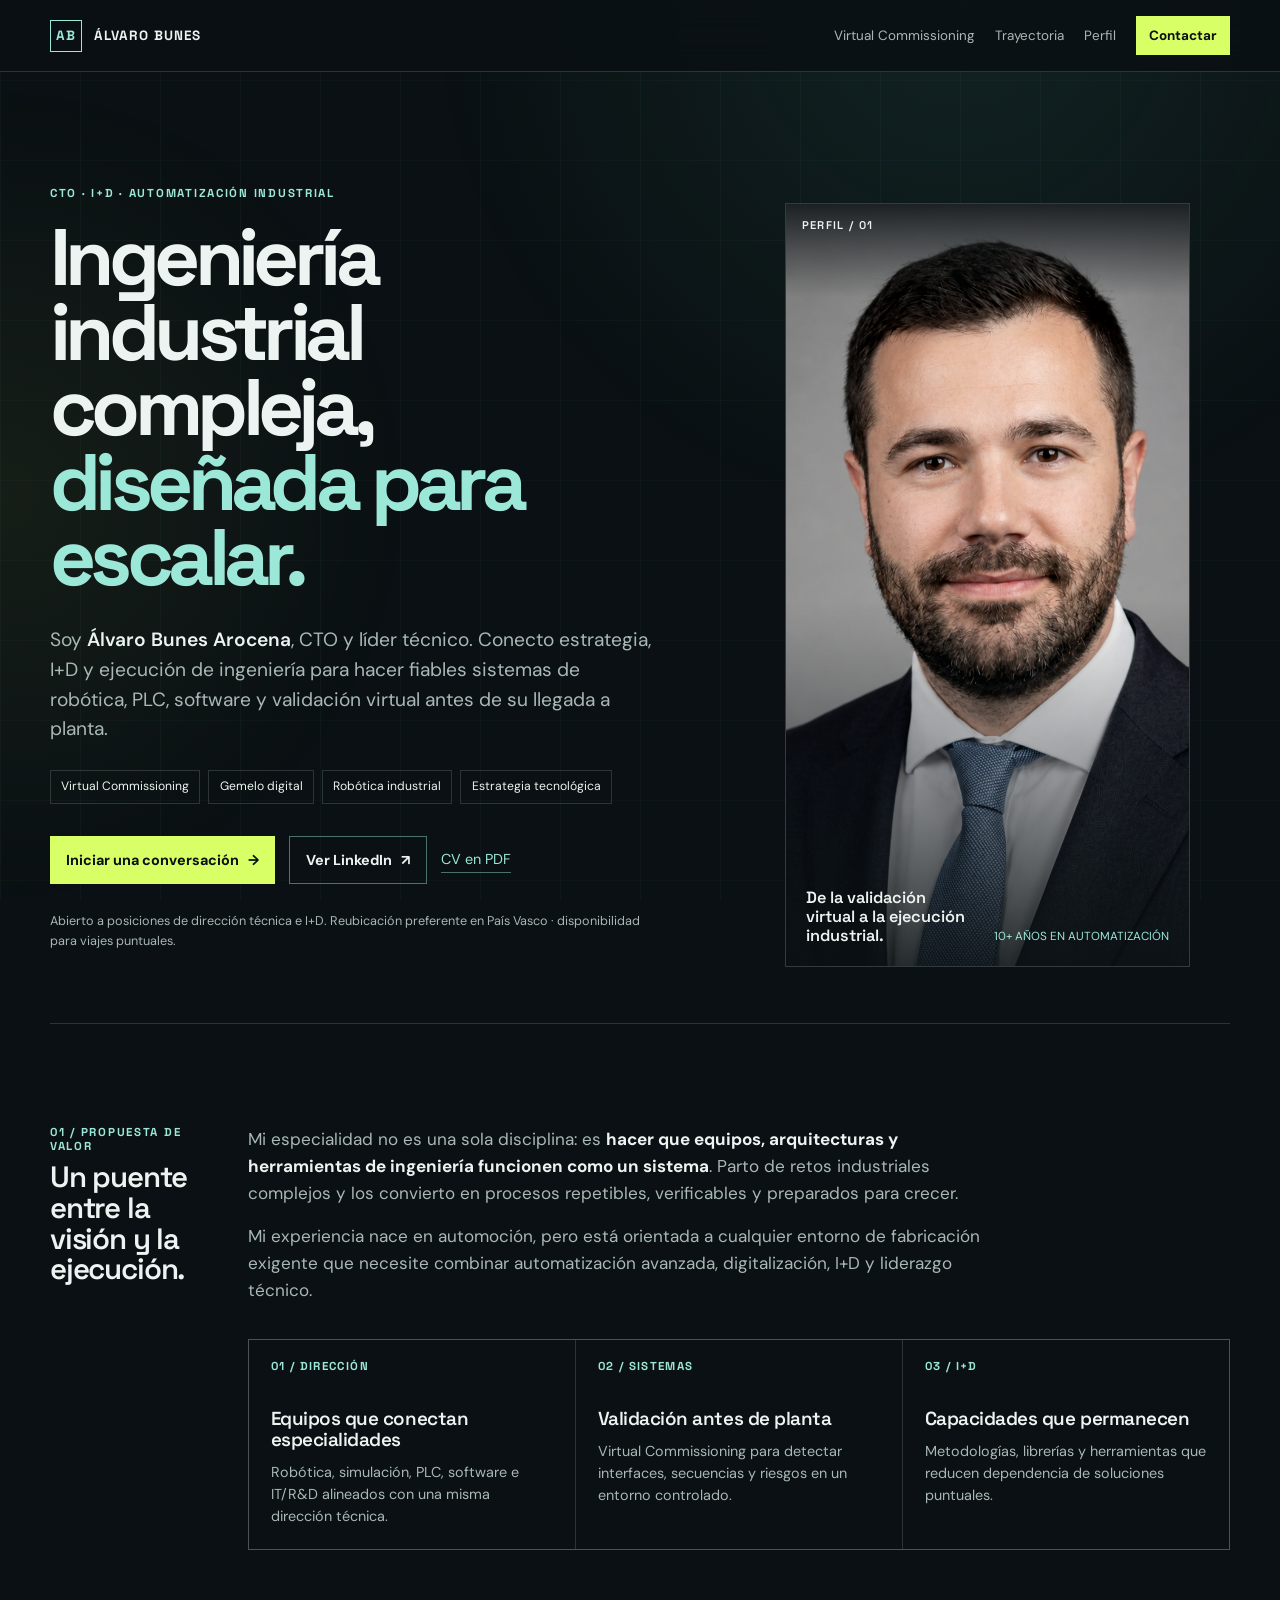
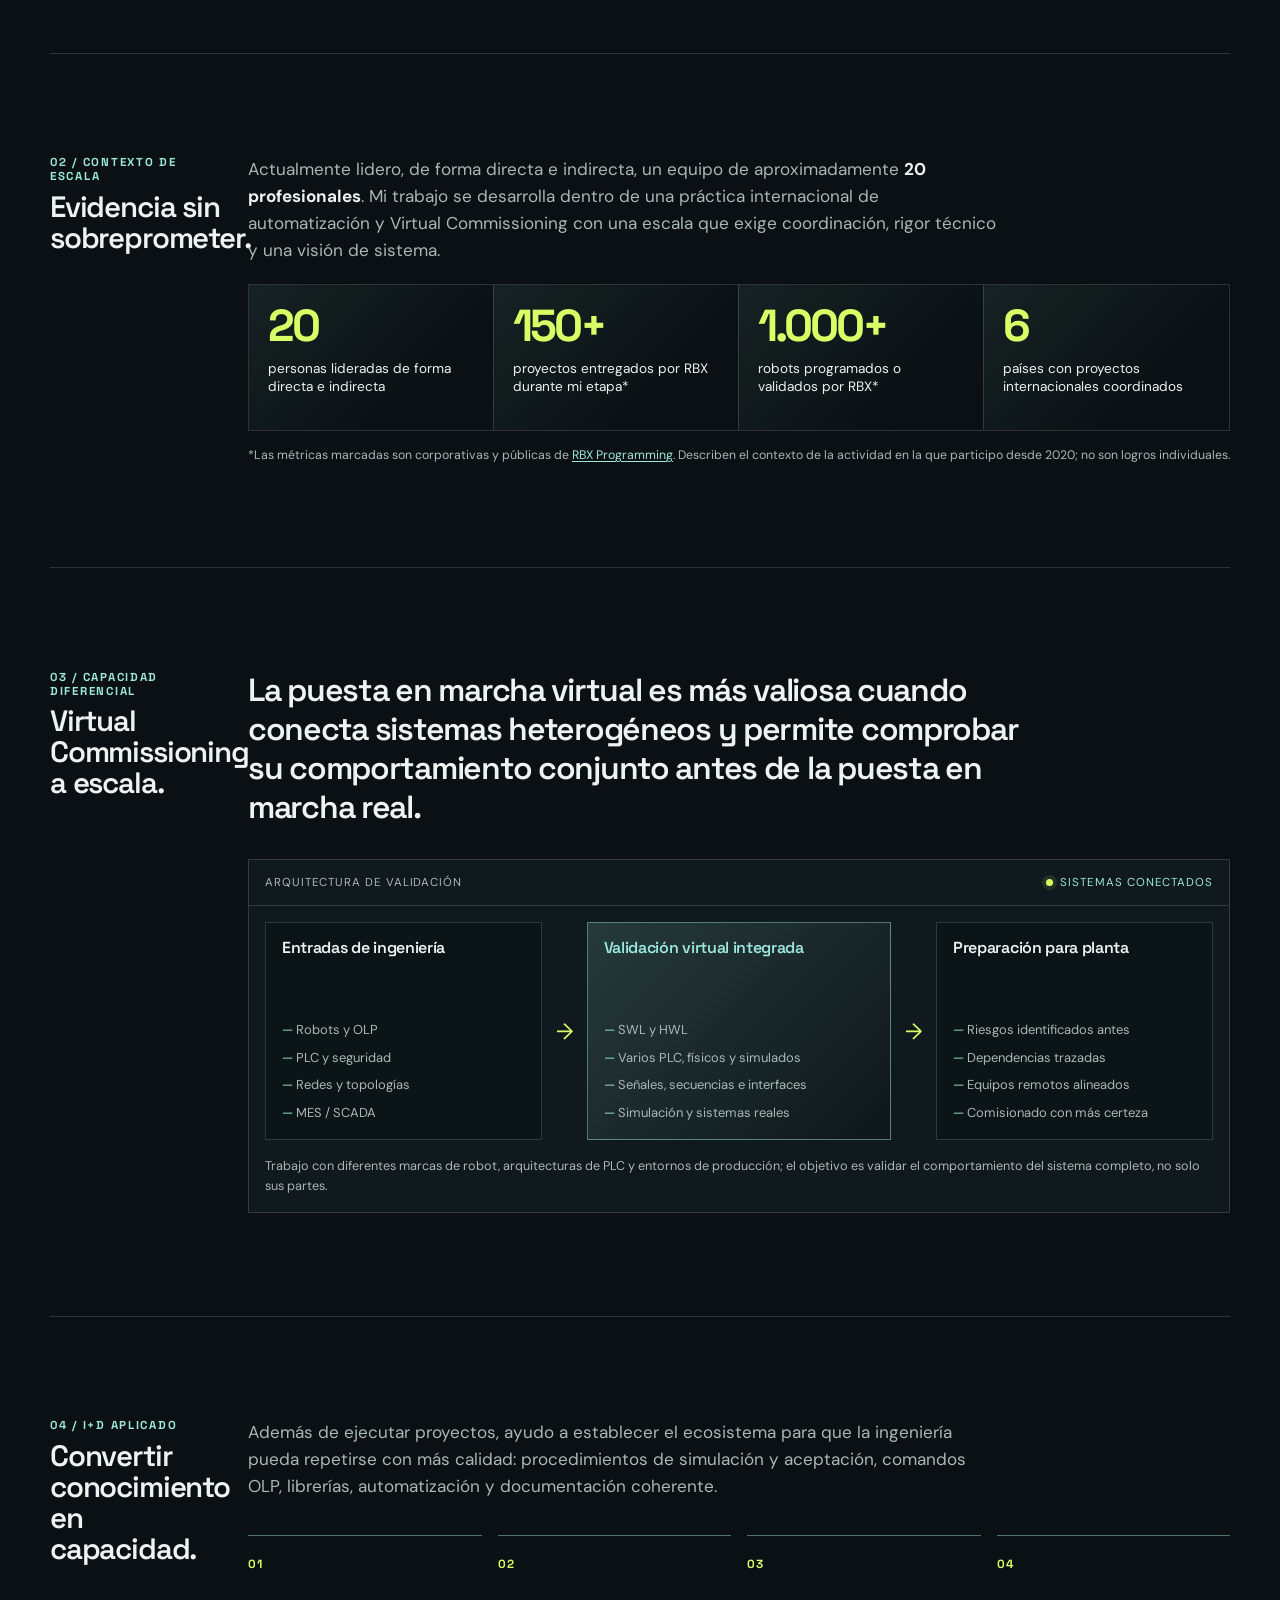
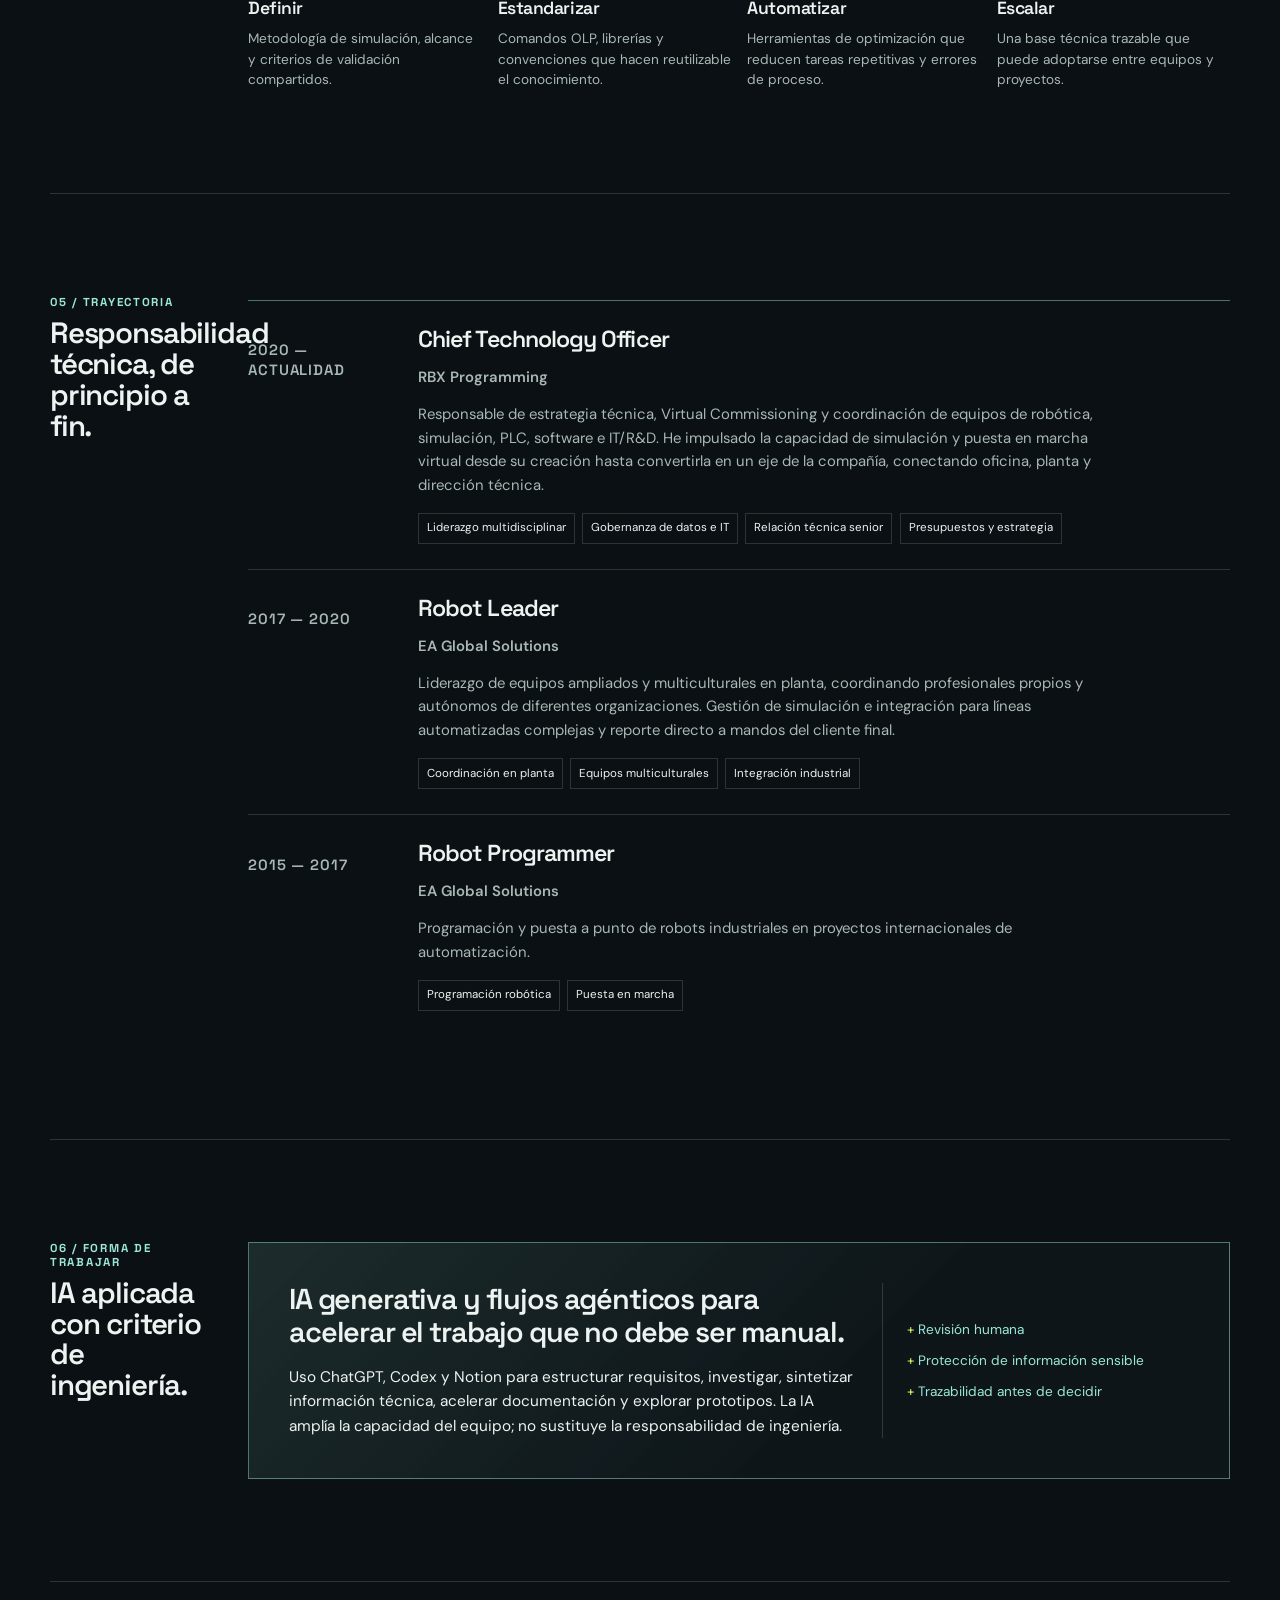
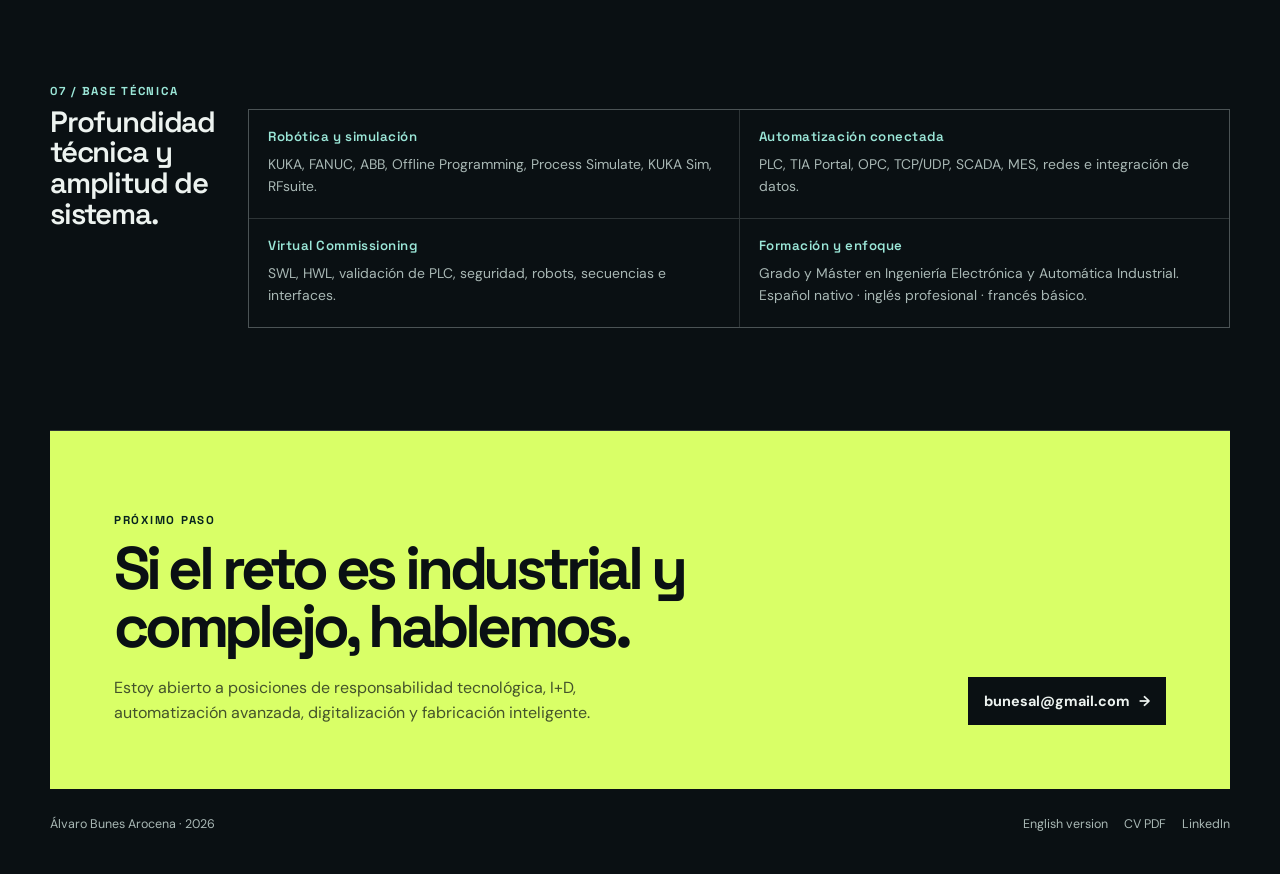
<file: index.html>
<!doctype html>
<html lang="es">
<head>
  <meta charset="utf-8">
  <meta name="viewport" content="width=device-width, initial-scale=1">
  <meta name="description" content="Álvaro Bunes Arocena. CTO y líder técnico especializado en I+D, Virtual Commissioning, automatización industrial y gemelo digital.">
  <meta name="robots" content="index, follow">
  <meta name="theme-color" content="#0a1013">
  <link rel="canonical" href="https://bunez.github.io/portfolio/">
  <link rel="alternate" hreflang="es" href="https://bunez.github.io/portfolio/">
  <link rel="alternate" hreflang="en" href="https://bunez.github.io/portfolio/en.html">
  <link rel="alternate" hreflang="x-default" href="https://bunez.github.io/portfolio/">
  <meta property="og:type" content="profile">
  <meta property="og:locale" content="es_ES">
  <meta property="og:title" content="Álvaro Bunes Arocena | CTO, I+D y automatización industrial">
  <meta property="og:description" content="Liderazgo técnico para automatización industrial, Virtual Commissioning, gemelo digital e I+D.">
  <meta property="og:url" content="https://bunez.github.io/portfolio/">
  <meta property="og:image" content="https://bunez.github.io/portfolio/fotobuena.png">
  <meta name="twitter:card" content="summary_large_image">
  <meta name="twitter:title" content="Álvaro Bunes Arocena | CTO, I+D y automatización industrial">
  <meta name="twitter:description" content="Liderazgo técnico para automatización industrial, Virtual Commissioning, gemelo digital e I+D.">
  <meta name="twitter:image" content="https://bunez.github.io/portfolio/fotobuena.png">
  <link rel="icon" href="favicon.svg" type="image/svg+xml">
  <title>Álvaro Bunes Arocena | CTO, I+D y automatización industrial</title>
  <link rel="preconnect" href="https://fonts.googleapis.com">
  <link rel="preconnect" href="https://fonts.gstatic.com" crossorigin>
  <link href="https://fonts.googleapis.com/css2?family=DM+Sans:opsz,wght@9..40,400;9..40,500;9..40,600;9..40,700&family=Space+Grotesk:wght@500;600;700&display=swap" rel="stylesheet">
  <link rel="stylesheet" href="style-v3.css">
  <script type="application/ld+json">
  {"@context":"https://schema.org","@type":"Person","name":"Álvaro Bunes Arocena","url":"https://bunez.github.io/portfolio/","image":"https://bunez.github.io/portfolio/fotobuena.png","jobTitle":"Chief Technology Officer","email":"mailto:bunesal@gmail.com","sameAs":["https://www.linkedin.com/in/alvarobunes/"],"knowsAbout":["Virtual Commissioning","Industrial automation","Digital twin","Industrial robotics","Research and development"]}
  </script>
</head>
<body>
  <a class="skip-link" href="#contenido">Saltar al contenido</a>
  <header class="site-header">
    <div class="nav-wrap">
      <a class="brand" href="#inicio" aria-label="Inicio"><span class="brand-mark">AB</span><span>ÁLVARO BUNES</span></a>
      <nav class="nav-links" aria-label="Navegación principal">
        <a href="#virtual">Virtual Commissioning</a>
        <a href="#trayectoria">Trayectoria</a>
        <a href="#perfil">Perfil</a>
        <a class="nav-contact" href="#contacto">Contactar</a>
      </nav>
    </div>
  </header>

  <main id="contenido" class="shell">
    <section id="inicio" class="masthead" aria-labelledby="hero-title">
      <div>
        <p class="eyebrow">CTO · I+D · AUTOMATIZACIÓN INDUSTRIAL</p>
        <h1 id="hero-title" class="hero-title">Ingeniería industrial compleja, <em>diseñada para escalar.</em></h1>
        <p class="hero-intro">Soy <strong>Álvaro Bunes Arocena</strong>, CTO y líder técnico. Conecto estrategia, I+D y ejecución de ingeniería para hacer fiables sistemas de robótica, PLC, software y validación virtual antes de su llegada a planta.</p>
        <div class="hero-tags" aria-label="Áreas de especialidad">
          <span class="tag">Virtual Commissioning</span>
          <span class="tag">Gemelo digital</span>
          <span class="tag">Robótica industrial</span>
          <span class="tag">Estrategia tecnológica</span>
        </div>
        <div class="action-row">
          <a class="button button-primary" href="mailto:bunesal@gmail.com?subject=Hablemos%20sobre%20una%20oportunidad">Iniciar una conversación <span aria-hidden="true">→</span></a>
          <a class="button button-secondary" href="https://www.linkedin.com/in/alvarobunes/" target="_blank" rel="noopener noreferrer">Ver LinkedIn <span aria-hidden="true">↗</span></a>
          <a class="text-link" href="Resume%20Alvaro%20Bunes.pdf" target="_blank" rel="noopener noreferrer">CV en PDF</a>
        </div>
        <p class="hero-note">Abierto a posiciones de dirección técnica e I+D. Reubicación preferente en País Vasco · disponibilidad para viajes puntuales.</p>
      </div>
      <figure class="portrait-frame">
        <span class="portrait-index">PERFIL / 01</span>
        <img src="fotobuena.png" alt="Retrato profesional de Álvaro Bunes Arocena">
        <figcaption class="portrait-caption"><strong>De la validación virtual a la ejecución industrial.</strong><span>10+ AÑOS EN AUTOMATIZACIÓN</span></figcaption>
      </figure>
    </section>

    <section id="perfil" class="section" aria-labelledby="perfil-title">
      <div class="section-heading"><p class="section-kicker">01 / Propuesta de valor</p><h2 id="perfil-title">Un puente entre la visión y la ejecución.</h2></div>
      <div>
        <div class="section-copy">
          <p>Mi especialidad no es una sola disciplina: es <strong>hacer que equipos, arquitecturas y herramientas de ingeniería funcionen como un sistema</strong>. Parto de retos industriales complejos y los convierto en procesos repetibles, verificables y preparados para crecer.</p>
          <p>Mi experiencia nace en automoción, pero está orientada a cualquier entorno de fabricación exigente que necesite combinar automatización avanzada, digitalización, I+D y liderazgo técnico.</p>
        </div>
        <div class="value-grid">
          <article class="value-card"><span>01 / DIRECCIÓN</span><h3>Equipos que conectan especialidades</h3><p>Robótica, simulación, PLC, software e IT/R&D alineados con una misma dirección técnica.</p></article>
          <article class="value-card"><span>02 / SISTEMAS</span><h3>Validación antes de planta</h3><p>Virtual Commissioning para detectar interfaces, secuencias y riesgos en un entorno controlado.</p></article>
          <article class="value-card"><span>03 / I+D</span><h3>Capacidades que permanecen</h3><p>Metodologías, librerías y herramientas que reducen dependencia de soluciones puntuales.</p></article>
        </div>
      </div>
    </section>

    <section id="impacto" class="section" aria-labelledby="impacto-title">
      <div class="section-heading"><p class="section-kicker">02 / Contexto de escala</p><h2 id="impacto-title">Evidencia sin sobreprometer.</h2></div>
      <div>
        <div class="section-copy"><p>Actualmente lidero, de forma directa e indirecta, un equipo de aproximadamente <strong>20 profesionales</strong>. Mi trabajo se desarrolla dentro de una práctica internacional de automatización y Virtual Commissioning con una escala que exige coordinación, rigor técnico y una visión de sistema.</p></div>
        <div class="evidence-band">
          <div class="stats" aria-label="Indicadores de experiencia y contexto corporativo">
            <div class="stat"><strong>20</strong><span>personas lideradas de forma directa e indirecta</span></div>
            <div class="stat"><strong>150+</strong><span>proyectos entregados por RBX durante mi etapa*</span></div>
            <div class="stat"><strong>1.000+</strong><span>robots programados o validados por RBX*</span></div>
            <div class="stat"><strong>6</strong><span>países con proyectos internacionales coordinados</span></div>
          </div>
          <p class="evidence-note">*Las métricas marcadas son corporativas y públicas de <a href="https://rbxprogramming.com/es/" target="_blank" rel="noopener noreferrer">RBX Programming</a>. Describen el contexto de la actividad en la que participo desde 2020; no son logros individuales.</p>
        </div>
      </div>
    </section>

    <section id="virtual" class="section" aria-labelledby="virtual-title">
      <div class="section-heading"><p class="section-kicker">03 / Capacidad diferencial</p><h2 id="virtual-title">Virtual Commissioning a escala.</h2></div>
      <div>
        <p class="vc-lead">La puesta en marcha virtual es más valiosa cuando conecta sistemas heterogéneos y permite comprobar su comportamiento conjunto antes de la puesta en marcha real.</p>
        <div class="diagram">
          <div class="diagram-head"><span>Arquitectura de validación</span><span class="diagram-live">sistemas conectados</span></div>
          <div class="diagram-flow">
            <section class="diagram-node"><h3>Entradas de ingeniería</h3><ul><li>Robots y OLP</li><li>PLC y seguridad</li><li>Redes y topologías</li><li>MES / SCADA</li></ul></section>
            <div class="arrow" aria-hidden="true">→</div>
            <section class="diagram-node diagram-core"><h3>Validación virtual integrada</h3><ul><li>SWL y HWL</li><li>Varios PLC, físicos y simulados</li><li>Señales, secuencias e interfaces</li><li>Simulación y sistemas reales</li></ul></section>
            <div class="arrow" aria-hidden="true">→</div>
            <section class="diagram-node"><h3>Preparación para planta</h3><ul><li>Riesgos identificados antes</li><li>Dependencias trazadas</li><li>Equipos remotos alineados</li><li>Comisionado con más certeza</li></ul></section>
          </div>
          <p class="diagram-caption">Trabajo con diferentes marcas de robot, arquitecturas de PLC y entornos de producción; el objetivo es validar el comportamiento del sistema completo, no solo sus partes.</p>
        </div>
      </div>
    </section>

    <section id="metodologia" class="section" aria-labelledby="metodologia-title">
      <div class="section-heading"><p class="section-kicker">04 / I+D aplicado</p><h2 id="metodologia-title">Convertir conocimiento en capacidad.</h2></div>
      <div>
        <div class="section-copy"><p>Además de ejecutar proyectos, ayudo a establecer el ecosistema para que la ingeniería pueda repetirse con más calidad: procedimientos de simulación y aceptación, comandos OLP, librerías, automatización y documentación coherente.</p></div>
        <div class="methods">
          <article class="method"><b>01</b><h3>Definir</h3><p>Metodología de simulación, alcance y criterios de validación compartidos.</p></article>
          <article class="method"><b>02</b><h3>Estandarizar</h3><p>Comandos OLP, librerías y convenciones que hacen reutilizable el conocimiento.</p></article>
          <article class="method"><b>03</b><h3>Automatizar</h3><p>Herramientas de optimización que reducen tareas repetitivas y errores de proceso.</p></article>
          <article class="method"><b>04</b><h3>Escalar</h3><p>Una base técnica trazable que puede adoptarse entre equipos y proyectos.</p></article>
        </div>
      </div>
    </section>

    <section id="trayectoria" class="section" aria-labelledby="trayectoria-title">
      <div class="section-heading"><p class="section-kicker">05 / Trayectoria</p><h2 id="trayectoria-title">Responsabilidad técnica, de principio a fin.</h2></div>
      <div class="experience-list">
        <article class="role">
          <p class="role-period">2020 — ACTUALIDAD</p>
          <div><h3>Chief Technology Officer</h3><p class="role-company">RBX Programming</p><p>Responsable de estrategia técnica, Virtual Commissioning y coordinación de equipos de robótica, simulación, PLC, software e IT/R&D. He impulsado la capacidad de simulación y puesta en marcha virtual desde su creación hasta convertirla en un eje de la compañía, conectando oficina, planta y dirección técnica.</p><div class="role-highlights"><span>Liderazgo multidisciplinar</span><span>Gobernanza de datos e IT</span><span>Relación técnica senior</span><span>Presupuestos y estrategia</span></div></div>
        </article>
        <article class="role">
          <p class="role-period">2017 — 2020</p>
          <div><h3>Robot Leader</h3><p class="role-company">EA Global Solutions</p><p>Liderazgo de equipos ampliados y multiculturales en planta, coordinando profesionales propios y autónomos de diferentes organizaciones. Gestión de simulación e integración para líneas automatizadas complejas y reporte directo a mandos del cliente final.</p><div class="role-highlights"><span>Coordinación en planta</span><span>Equipos multiculturales</span><span>Integración industrial</span></div></div>
        </article>
        <article class="role">
          <p class="role-period">2015 — 2017</p>
          <div><h3>Robot Programmer</h3><p class="role-company">EA Global Solutions</p><p>Programación y puesta a punto de robots industriales en proyectos internacionales de automatización.</p><div class="role-highlights"><span>Programación robótica</span><span>Puesta en marcha</span></div></div>
        </article>
      </div>
    </section>

    <section id="ia" class="section" aria-labelledby="ia-title">
      <div class="section-heading"><p class="section-kicker">06 / Forma de trabajar</p><h2 id="ia-title">IA aplicada con criterio de ingeniería.</h2></div>
      <div class="ai-panel">
        <div><h3>IA generativa y flujos agénticos para acelerar el trabajo que no debe ser manual.</h3><p>Uso ChatGPT, Codex y Notion para estructurar requisitos, investigar, sintetizar información técnica, acelerar documentación y explorar prototipos. La IA amplía la capacidad del equipo; no sustituye la responsabilidad de ingeniería.</p></div>
        <div class="ai-principles" aria-label="Principios de uso de IA"><span>Revisión humana</span><span>Protección de información sensible</span><span>Trazabilidad antes de decidir</span></div>
      </div>
    </section>

    <section id="especialidad" class="section" aria-labelledby="especialidad-title">
      <div class="section-heading"><p class="section-kicker">07 / Base técnica</p><h2 id="especialidad-title">Profundidad técnica y amplitud de sistema.</h2></div>
      <div>
        <div class="skill-groups">
          <article class="skill-group"><h3>Robótica y simulación</h3><p>KUKA, FANUC, ABB, Offline Programming, Process Simulate, KUKA Sim, RFsuite.</p></article>
          <article class="skill-group"><h3>Automatización conectada</h3><p>PLC, TIA Portal, OPC, TCP/UDP, SCADA, MES, redes e integración de datos.</p></article>
          <article class="skill-group"><h3>Virtual Commissioning</h3><p>SWL, HWL, validación de PLC, seguridad, robots, secuencias e interfaces.</p></article>
          <article class="skill-group"><h3>Formación y enfoque</h3><p>Grado y Máster en Ingeniería Electrónica y Automática Industrial. Español nativo · inglés profesional · francés básico.</p></article>
        </div>
      </div>
    </section>

    <section id="contacto" class="contact-panel" aria-labelledby="contacto-title">
      <div><p class="micro-label">Próximo paso</p><h2 id="contacto-title">Si el reto es industrial y complejo, hablemos.</h2><p>Estoy abierto a posiciones de responsabilidad tecnológica, I+D, automatización avanzada, digitalización y fabricación inteligente.</p></div>
      <a class="button" href="mailto:bunesal@gmail.com?subject=Hablemos%20sobre%20una%20oportunidad">bunesal@gmail.com <span aria-hidden="true">→</span></a>
    </section>

    <footer class="footer"><span>Álvaro Bunes Arocena · 2026</span><div class="footer-links"><a href="en.html" lang="en">English version</a><a href="Resume%20Alvaro%20Bunes.pdf" target="_blank" rel="noopener noreferrer">CV PDF</a><a href="https://www.linkedin.com/in/alvarobunes/" target="_blank" rel="noopener noreferrer">LinkedIn</a></div></footer>
  </main>
</body>
</html>
</file>
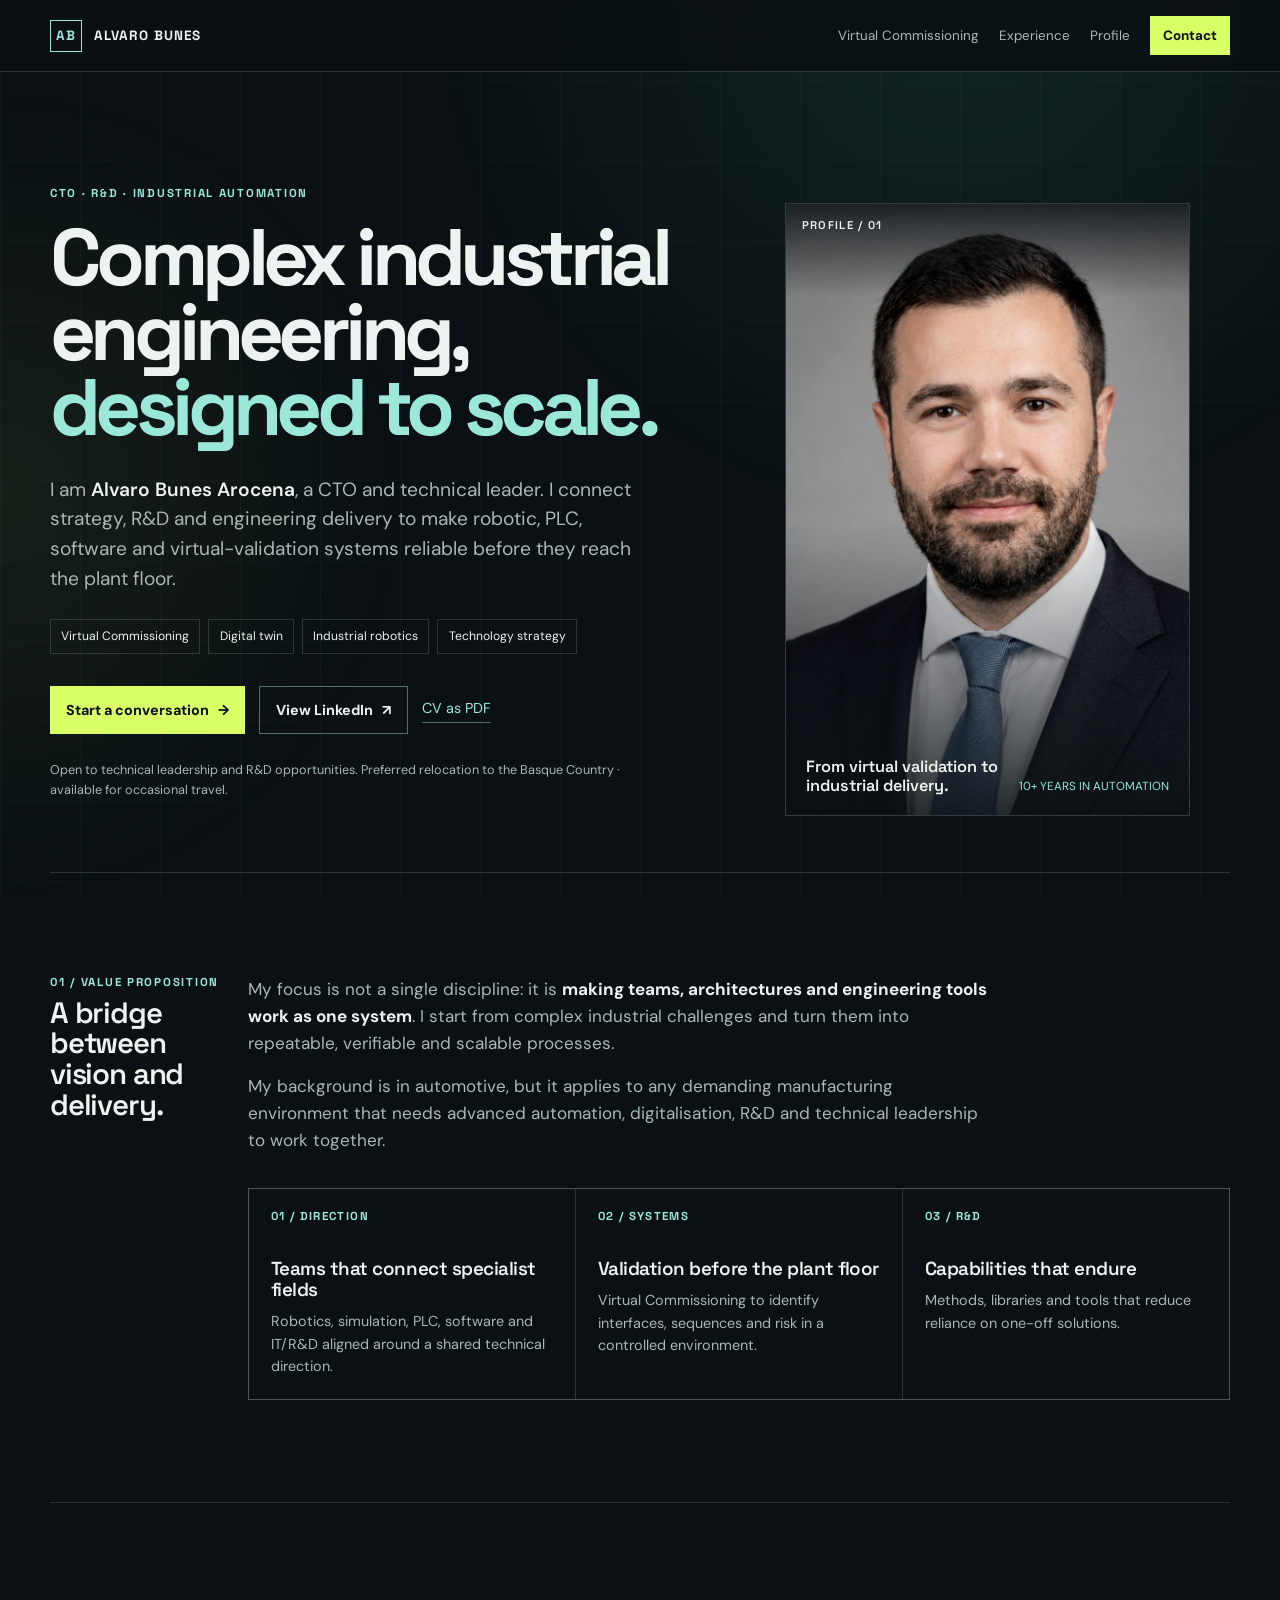
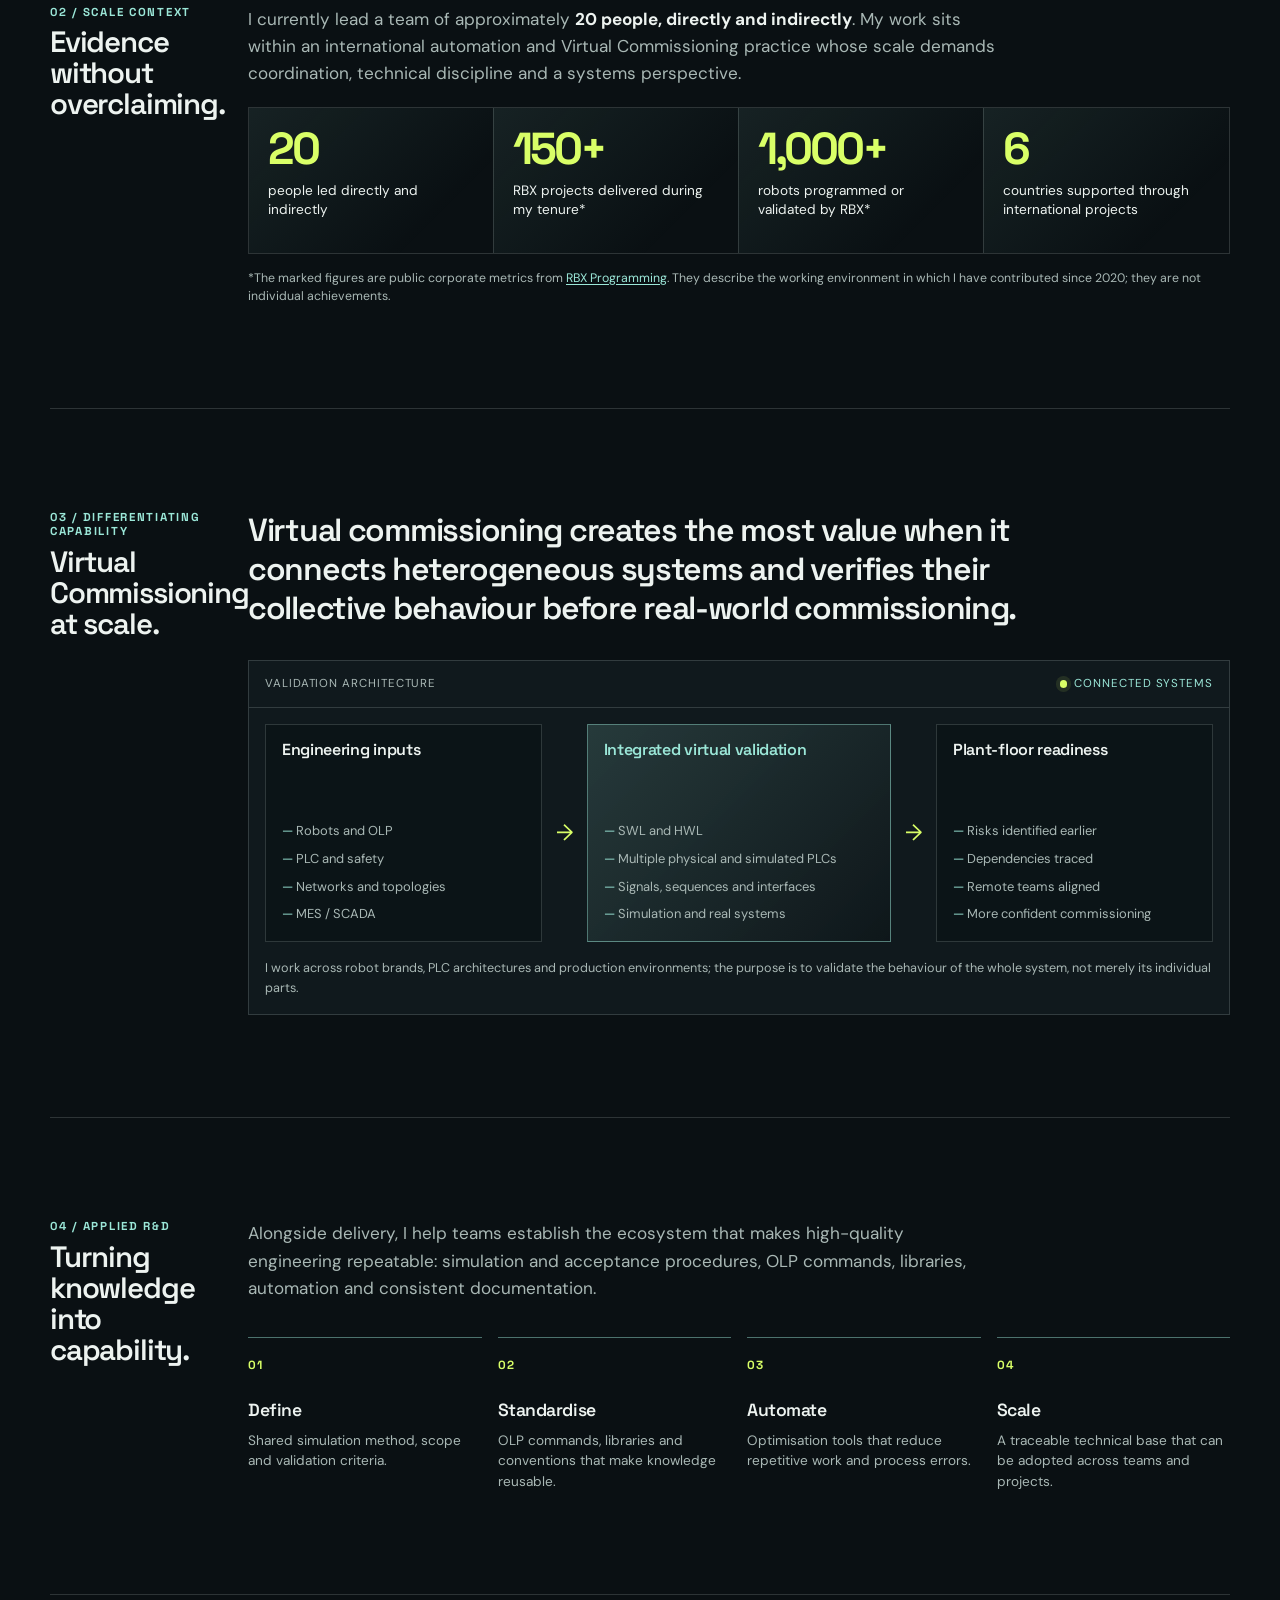
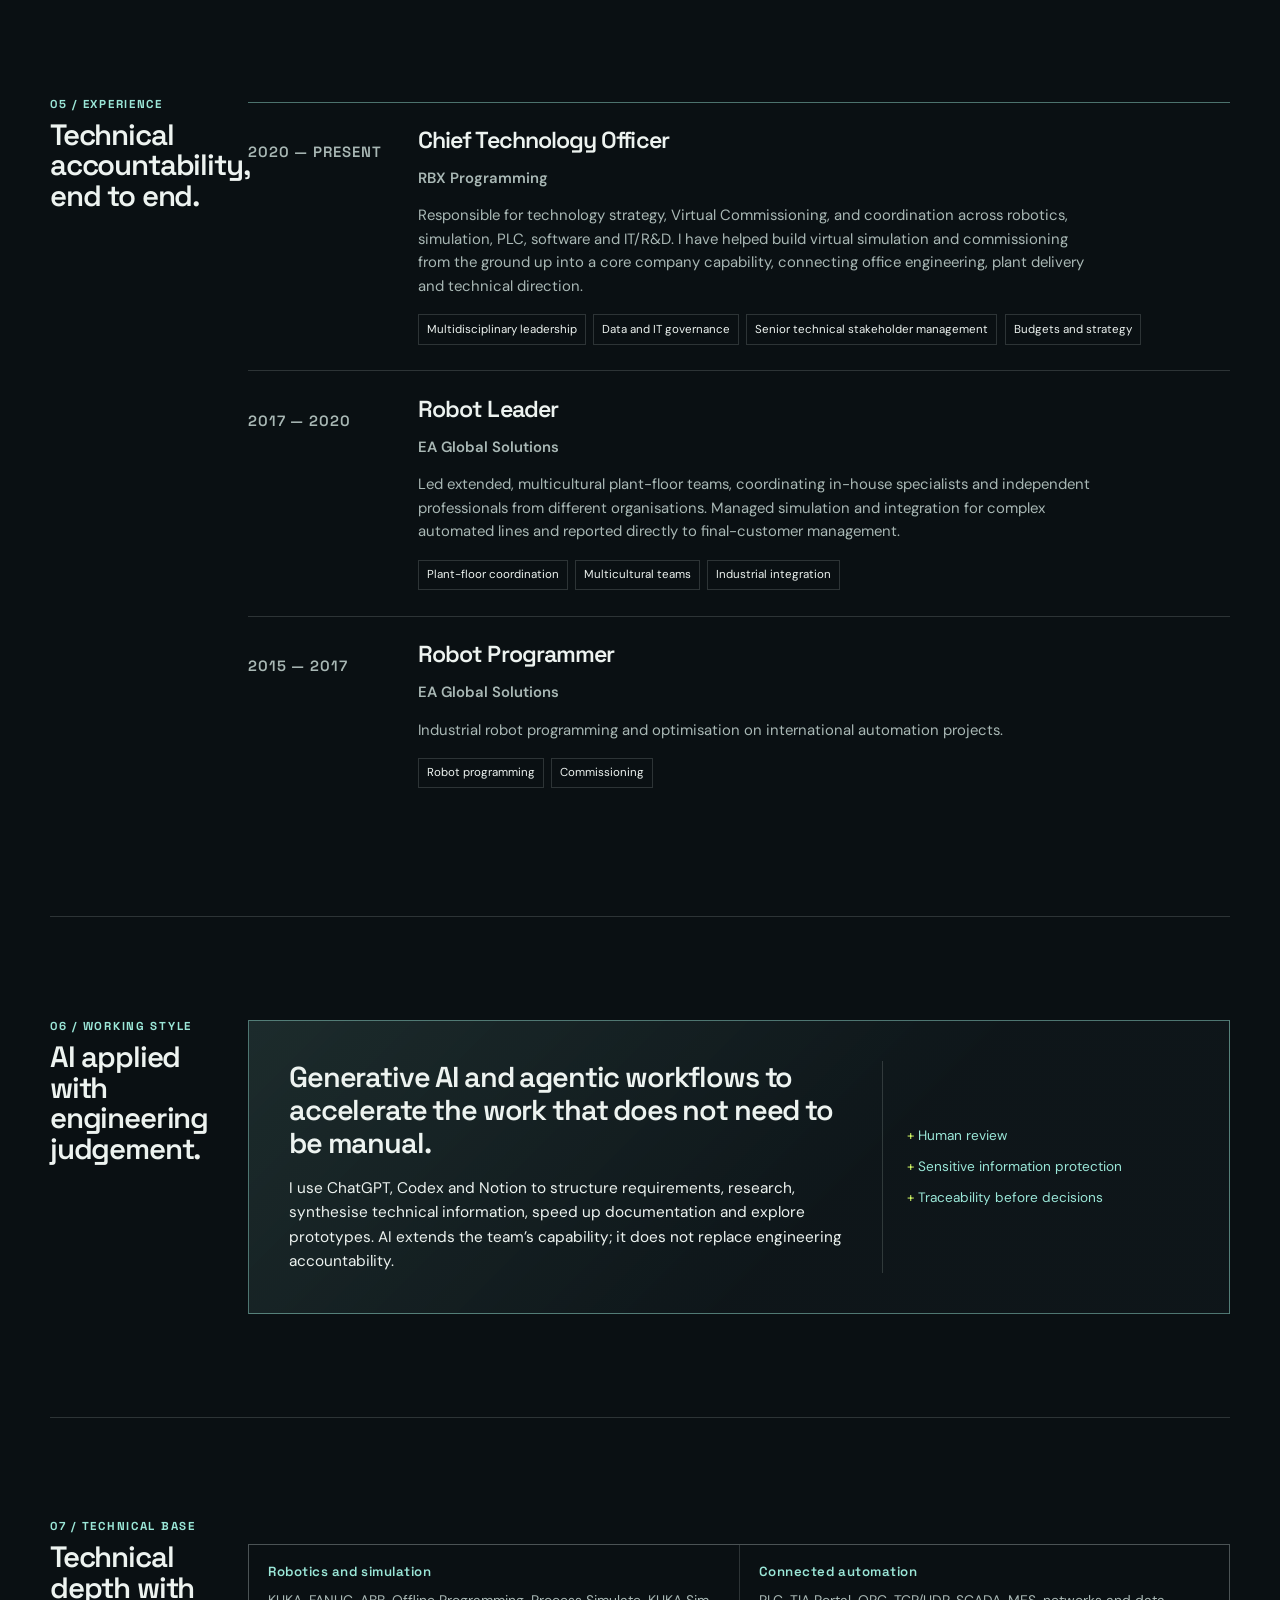
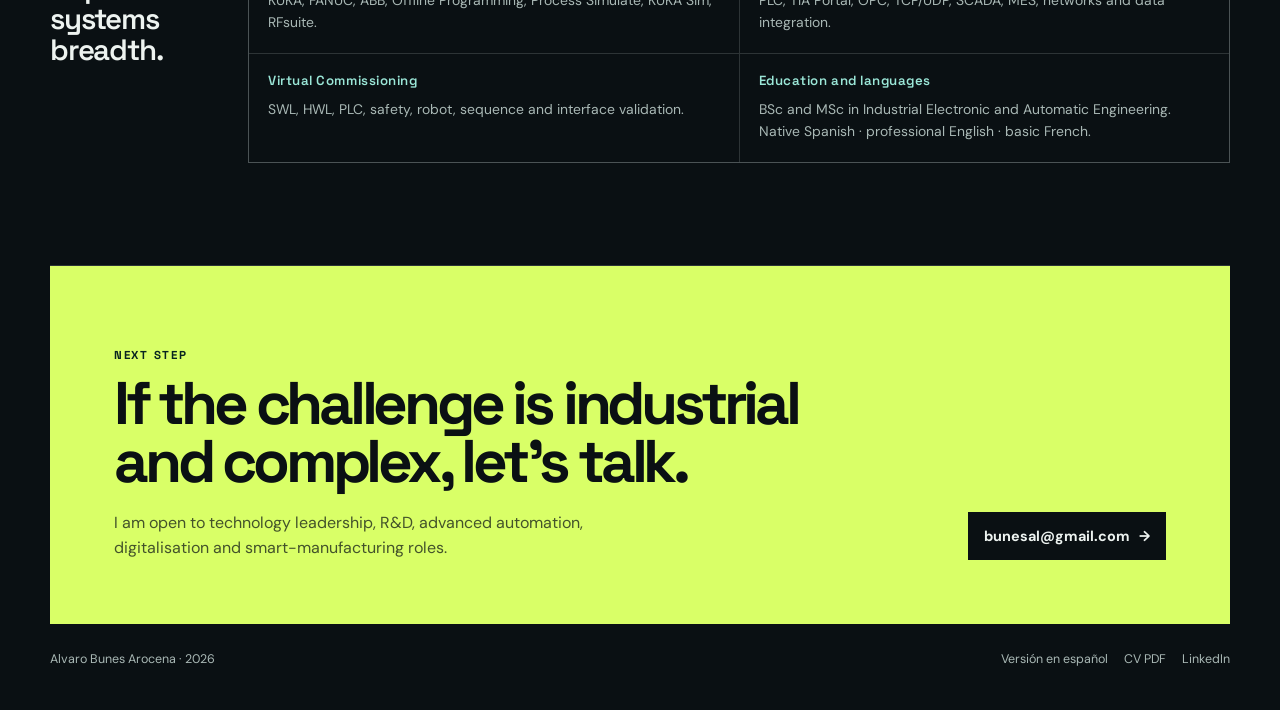
<file: en.html>
<!doctype html>
<html lang="en">
<head>
  <meta charset="utf-8">
  <meta name="viewport" content="width=device-width, initial-scale=1">
  <meta name="description" content="Alvaro Bunes Arocena. CTO and technical leader focused on R&D, Virtual Commissioning, industrial automation and digital twins.">
  <meta name="robots" content="index, follow">
  <meta name="theme-color" content="#0a1013">
  <link rel="canonical" href="https://bunez.github.io/portfolio/en.html">
  <link rel="alternate" hreflang="es" href="https://bunez.github.io/portfolio/">
  <link rel="alternate" hreflang="en" href="https://bunez.github.io/portfolio/en.html">
  <link rel="alternate" hreflang="x-default" href="https://bunez.github.io/portfolio/">
  <meta property="og:type" content="profile">
  <meta property="og:locale" content="en_GB">
  <meta property="og:title" content="Alvaro Bunes Arocena | CTO, R&D and industrial automation">
  <meta property="og:description" content="Technical leadership for industrial automation, Virtual Commissioning, digital twins and R&D.">
  <meta property="og:url" content="https://bunez.github.io/portfolio/en.html">
  <meta property="og:image" content="https://bunez.github.io/portfolio/fotobuena.png">
  <meta name="twitter:card" content="summary_large_image">
  <meta name="twitter:title" content="Alvaro Bunes Arocena | CTO, R&D and industrial automation">
  <meta name="twitter:description" content="Technical leadership for industrial automation, Virtual Commissioning, digital twins and R&D.">
  <meta name="twitter:image" content="https://bunez.github.io/portfolio/fotobuena.png">
  <link rel="icon" href="favicon.svg" type="image/svg+xml">
  <title>Alvaro Bunes Arocena | CTO, R&D and industrial automation</title>
  <link rel="preconnect" href="https://fonts.googleapis.com">
  <link rel="preconnect" href="https://fonts.gstatic.com" crossorigin>
  <link href="https://fonts.googleapis.com/css2?family=DM+Sans:opsz,wght@9..40,400;9..40,500;9..40,600;9..40,700&family=Space+Grotesk:wght@500;600;700&display=swap" rel="stylesheet">
  <link rel="stylesheet" href="style-v3.css">
  <script type="application/ld+json">
  {"@context":"https://schema.org","@type":"Person","name":"Alvaro Bunes Arocena","url":"https://bunez.github.io/portfolio/en.html","image":"https://bunez.github.io/portfolio/fotobuena.png","jobTitle":"Chief Technology Officer","email":"mailto:bunesal@gmail.com","sameAs":["https://www.linkedin.com/in/alvarobunes/"],"knowsAbout":["Virtual Commissioning","Industrial automation","Digital twin","Industrial robotics","Research and development"]}
  </script>
</head>
<body>
  <a class="skip-link" href="#content">Skip to content</a>
  <header class="site-header">
    <div class="nav-wrap">
      <a class="brand" href="#start" aria-label="Home"><span class="brand-mark">AB</span><span>ALVARO BUNES</span></a>
      <nav class="nav-links" aria-label="Main navigation">
        <a href="#virtual">Virtual Commissioning</a>
        <a href="#experience">Experience</a>
        <a href="#profile">Profile</a>
        <a class="nav-contact" href="#contact">Contact</a>
      </nav>
    </div>
  </header>

  <main id="content" class="shell">
    <section id="start" class="masthead" aria-labelledby="hero-title">
      <div>
        <p class="eyebrow">CTO · R&D · INDUSTRIAL AUTOMATION</p>
        <h1 id="hero-title" class="hero-title">Complex industrial engineering, <em>designed to scale.</em></h1>
        <p class="hero-intro">I am <strong>Alvaro Bunes Arocena</strong>, a CTO and technical leader. I connect strategy, R&D and engineering delivery to make robotic, PLC, software and virtual-validation systems reliable before they reach the plant floor.</p>
        <div class="hero-tags" aria-label="Specialist areas">
          <span class="tag">Virtual Commissioning</span>
          <span class="tag">Digital twin</span>
          <span class="tag">Industrial robotics</span>
          <span class="tag">Technology strategy</span>
        </div>
        <div class="action-row">
          <a class="button button-primary" href="mailto:bunesal@gmail.com?subject=Let's%20discuss%20an%20opportunity">Start a conversation <span aria-hidden="true">→</span></a>
          <a class="button button-secondary" href="https://www.linkedin.com/in/alvarobunes/" target="_blank" rel="noopener noreferrer">View LinkedIn <span aria-hidden="true">↗</span></a>
          <a class="text-link" href="Resume%20Alvaro%20Bunes.pdf" target="_blank" rel="noopener noreferrer">CV as PDF</a>
        </div>
        <p class="hero-note">Open to technical leadership and R&D opportunities. Preferred relocation to the Basque Country · available for occasional travel.</p>
      </div>
      <figure class="portrait-frame">
        <span class="portrait-index">PROFILE / 01</span>
        <img src="fotobuena.png" alt="Professional portrait of Alvaro Bunes Arocena">
        <figcaption class="portrait-caption"><strong>From virtual validation to industrial delivery.</strong><span>10+ YEARS IN AUTOMATION</span></figcaption>
      </figure>
    </section>

    <section id="profile" class="section" aria-labelledby="profile-title">
      <div class="section-heading"><p class="section-kicker">01 / Value proposition</p><h2 id="profile-title">A bridge between vision and delivery.</h2></div>
      <div>
        <div class="section-copy">
          <p>My focus is not a single discipline: it is <strong>making teams, architectures and engineering tools work as one system</strong>. I start from complex industrial challenges and turn them into repeatable, verifiable and scalable processes.</p>
          <p>My background is in automotive, but it applies to any demanding manufacturing environment that needs advanced automation, digitalisation, R&D and technical leadership to work together.</p>
        </div>
        <div class="value-grid">
          <article class="value-card"><span>01 / DIRECTION</span><h3>Teams that connect specialist fields</h3><p>Robotics, simulation, PLC, software and IT/R&D aligned around a shared technical direction.</p></article>
          <article class="value-card"><span>02 / SYSTEMS</span><h3>Validation before the plant floor</h3><p>Virtual Commissioning to identify interfaces, sequences and risk in a controlled environment.</p></article>
          <article class="value-card"><span>03 / R&D</span><h3>Capabilities that endure</h3><p>Methods, libraries and tools that reduce reliance on one-off solutions.</p></article>
        </div>
      </div>
    </section>

    <section id="impact" class="section" aria-labelledby="impact-title">
      <div class="section-heading"><p class="section-kicker">02 / Scale context</p><h2 id="impact-title">Evidence without overclaiming.</h2></div>
      <div>
        <div class="section-copy"><p>I currently lead a team of approximately <strong>20 people, directly and indirectly</strong>. My work sits within an international automation and Virtual Commissioning practice whose scale demands coordination, technical discipline and a systems perspective.</p></div>
        <div class="evidence-band">
          <div class="stats" aria-label="Experience and corporate context indicators">
            <div class="stat"><strong>20</strong><span>people led directly and indirectly</span></div>
            <div class="stat"><strong>150+</strong><span>RBX projects delivered during my tenure*</span></div>
            <div class="stat"><strong>1,000+</strong><span>robots programmed or validated by RBX*</span></div>
            <div class="stat"><strong>6</strong><span>countries supported through international projects</span></div>
          </div>
          <p class="evidence-note">*The marked figures are public corporate metrics from <a href="https://rbxprogramming.com/" target="_blank" rel="noopener noreferrer">RBX Programming</a>. They describe the working environment in which I have contributed since 2020; they are not individual achievements.</p>
        </div>
      </div>
    </section>

    <section id="virtual" class="section" aria-labelledby="virtual-title">
      <div class="section-heading"><p class="section-kicker">03 / Differentiating capability</p><h2 id="virtual-title">Virtual Commissioning at scale.</h2></div>
      <div>
        <p class="vc-lead">Virtual commissioning creates the most value when it connects heterogeneous systems and verifies their collective behaviour before real-world commissioning.</p>
        <div class="diagram">
          <div class="diagram-head"><span>Validation architecture</span><span class="diagram-live">connected systems</span></div>
          <div class="diagram-flow">
            <section class="diagram-node"><h3>Engineering inputs</h3><ul><li>Robots and OLP</li><li>PLC and safety</li><li>Networks and topologies</li><li>MES / SCADA</li></ul></section>
            <div class="arrow" aria-hidden="true">→</div>
            <section class="diagram-node diagram-core"><h3>Integrated virtual validation</h3><ul><li>SWL and HWL</li><li>Multiple physical and simulated PLCs</li><li>Signals, sequences and interfaces</li><li>Simulation and real systems</li></ul></section>
            <div class="arrow" aria-hidden="true">→</div>
            <section class="diagram-node"><h3>Plant-floor readiness</h3><ul><li>Risks identified earlier</li><li>Dependencies traced</li><li>Remote teams aligned</li><li>More confident commissioning</li></ul></section>
          </div>
          <p class="diagram-caption">I work across robot brands, PLC architectures and production environments; the purpose is to validate the behaviour of the whole system, not merely its individual parts.</p>
        </div>
      </div>
    </section>

    <section id="methods" class="section" aria-labelledby="methods-title">
      <div class="section-heading"><p class="section-kicker">04 / Applied R&D</p><h2 id="methods-title">Turning knowledge into capability.</h2></div>
      <div>
        <div class="section-copy"><p>Alongside delivery, I help teams establish the ecosystem that makes high-quality engineering repeatable: simulation and acceptance procedures, OLP commands, libraries, automation and consistent documentation.</p></div>
        <div class="methods">
          <article class="method"><b>01</b><h3>Define</h3><p>Shared simulation method, scope and validation criteria.</p></article>
          <article class="method"><b>02</b><h3>Standardise</h3><p>OLP commands, libraries and conventions that make knowledge reusable.</p></article>
          <article class="method"><b>03</b><h3>Automate</h3><p>Optimisation tools that reduce repetitive work and process errors.</p></article>
          <article class="method"><b>04</b><h3>Scale</h3><p>A traceable technical base that can be adopted across teams and projects.</p></article>
        </div>
      </div>
    </section>

    <section id="experience" class="section" aria-labelledby="experience-title">
      <div class="section-heading"><p class="section-kicker">05 / Experience</p><h2 id="experience-title">Technical accountability, end to end.</h2></div>
      <div class="experience-list">
        <article class="role">
          <p class="role-period">2020 — PRESENT</p>
          <div><h3>Chief Technology Officer</h3><p class="role-company">RBX Programming</p><p>Responsible for technology strategy, Virtual Commissioning, and coordination across robotics, simulation, PLC, software and IT/R&D. I have helped build virtual simulation and commissioning from the ground up into a core company capability, connecting office engineering, plant delivery and technical direction.</p><div class="role-highlights"><span>Multidisciplinary leadership</span><span>Data and IT governance</span><span>Senior technical stakeholder management</span><span>Budgets and strategy</span></div></div>
        </article>
        <article class="role">
          <p class="role-period">2017 — 2020</p>
          <div><h3>Robot Leader</h3><p class="role-company">EA Global Solutions</p><p>Led extended, multicultural plant-floor teams, coordinating in-house specialists and independent professionals from different organisations. Managed simulation and integration for complex automated lines and reported directly to final-customer management.</p><div class="role-highlights"><span>Plant-floor coordination</span><span>Multicultural teams</span><span>Industrial integration</span></div></div>
        </article>
        <article class="role">
          <p class="role-period">2015 — 2017</p>
          <div><h3>Robot Programmer</h3><p class="role-company">EA Global Solutions</p><p>Industrial robot programming and optimisation on international automation projects.</p><div class="role-highlights"><span>Robot programming</span><span>Commissioning</span></div></div>
        </article>
      </div>
    </section>

    <section id="ai" class="section" aria-labelledby="ai-title">
      <div class="section-heading"><p class="section-kicker">06 / Working style</p><h2 id="ai-title">AI applied with engineering judgement.</h2></div>
      <div class="ai-panel">
        <div><h3>Generative AI and agentic workflows to accelerate the work that does not need to be manual.</h3><p>I use ChatGPT, Codex and Notion to structure requirements, research, synthesise technical information, speed up documentation and explore prototypes. AI extends the team’s capability; it does not replace engineering accountability.</p></div>
        <div class="ai-principles" aria-label="Principles for using AI"><span>Human review</span><span>Sensitive information protection</span><span>Traceability before decisions</span></div>
      </div>
    </section>

    <section id="specialisms" class="section" aria-labelledby="specialisms-title">
      <div class="section-heading"><p class="section-kicker">07 / Technical base</p><h2 id="specialisms-title">Technical depth with systems breadth.</h2></div>
      <div>
        <div class="skill-groups">
          <article class="skill-group"><h3>Robotics and simulation</h3><p>KUKA, FANUC, ABB, Offline Programming, Process Simulate, KUKA Sim, RFsuite.</p></article>
          <article class="skill-group"><h3>Connected automation</h3><p>PLC, TIA Portal, OPC, TCP/UDP, SCADA, MES, networks and data integration.</p></article>
          <article class="skill-group"><h3>Virtual Commissioning</h3><p>SWL, HWL, PLC, safety, robot, sequence and interface validation.</p></article>
          <article class="skill-group"><h3>Education and languages</h3><p>BSc and MSc in Industrial Electronic and Automatic Engineering. Native Spanish · professional English · basic French.</p></article>
        </div>
      </div>
    </section>

    <section id="contact" class="contact-panel" aria-labelledby="contact-title">
      <div><p class="micro-label">Next step</p><h2 id="contact-title">If the challenge is industrial and complex, let’s talk.</h2><p>I am open to technology leadership, R&D, advanced automation, digitalisation and smart-manufacturing roles.</p></div>
      <a class="button" href="mailto:bunesal@gmail.com?subject=Let's%20discuss%20an%20opportunity">bunesal@gmail.com <span aria-hidden="true">→</span></a>
    </section>

    <footer class="footer"><span>Alvaro Bunes Arocena · 2026</span><div class="footer-links"><a href="index.html" lang="es">Versión en español</a><a href="Resume%20Alvaro%20Bunes.pdf" target="_blank" rel="noopener noreferrer">CV PDF</a><a href="https://www.linkedin.com/in/alvarobunes/" target="_blank" rel="noopener noreferrer">LinkedIn</a></div></footer>
  </main>
</body>
</html>
</file>
<file: style-v3.css>
:root {
  --ink: #0a1013;
  --panel: #10191d;
  --line: rgba(231, 241, 238, .16);
  --line-strong: rgba(155, 231, 216, .46);
  --paper: #edf3f0;
  --muted: #a9b8b5;
  --signal: #9be7d8;
  --signal-dark: #08241f;
  --lime: #d9ff67;
  --font-display: 'Space Grotesk', 'Arial Narrow', sans-serif;
  --font-body: 'DM Sans', Arial, sans-serif;
}
* { box-sizing: border-box; }
html { scroll-behavior: smooth; }
body { margin: 0; background: var(--ink); color: var(--paper); font-family: var(--font-body); font-size: 16px; line-height: 1.58; -webkit-font-smoothing: antialiased; }
body::before { position: fixed; z-index: -1; inset: 0; content: ''; background: linear-gradient(90deg, rgba(155,231,216,.035) 1px, transparent 1px) 0 0 / 80px 80px, linear-gradient(rgba(155,231,216,.025) 1px, transparent 1px) 0 0 / 80px 80px, radial-gradient(circle at 75% 0%, rgba(58,130,117,.17), transparent 33rem), radial-gradient(circle at 0% 55%, rgba(217,255,103,.06), transparent 26rem); pointer-events: none; }
::selection { background: var(--lime); color: var(--ink); }
a { color: inherit; text-decoration: none; }
a:focus-visible, button:focus-visible { outline: 3px solid var(--lime); outline-offset: 4px; }
img { display: block; max-width: 100%; }
h1, h2, h3, p { margin: 0; }
.skip-link { position: fixed; z-index: 30; top: .75rem; left: .75rem; padding: .7rem 1rem; background: var(--lime); color: var(--ink); font-weight: 700; transform: translateY(-200%); }
.skip-link:focus { transform: translateY(0); }
.site-header { position: sticky; z-index: 10; top: 0; backdrop-filter: blur(16px); background: rgba(10,16,19,.86); border-bottom: 1px solid var(--line); }
.nav-wrap, .shell { width: min(1180px, calc(100% - 3rem)); margin: 0 auto; }
.nav-wrap { min-height: 4.45rem; display: flex; align-items: center; justify-content: space-between; gap: 1.25rem; }
.brand { display: inline-flex; align-items: center; gap: .75rem; font: 700 .84rem/1 var(--font-display); letter-spacing: .08em; }
.brand-mark { display: grid; place-items: center; width: 2rem; height: 2rem; border: 1px solid var(--signal); color: var(--signal); }
.nav-links { display: flex; align-items: center; gap: 1.25rem; color: var(--muted); font-size: .84rem; }
.nav-links a:hover { color: var(--signal); }
.nav-contact { color: var(--ink) !important; background: var(--lime); padding: .55rem .8rem; font-weight: 700; }
.masthead { display: grid; grid-template-columns: minmax(0, 1.12fr) minmax(280px, .88fr); gap: clamp(2rem, 6vw, 6.5rem); align-items: stretch; padding: clamp(4.5rem, 9vw, 8.5rem) 0 4.5rem; border-bottom: 1px solid var(--line); }
.eyebrow, .section-kicker, .micro-label { color: var(--signal); font: 700 .72rem/1.2 var(--font-display); letter-spacing: .15em; text-transform: uppercase; }
.eyebrow { margin-bottom: 1.15rem; }
.hero-title { max-width: 760px; font: 700 clamp(3.05rem, 6.25vw, 6.2rem)/.94 var(--font-display); letter-spacing: -.07em; }
.hero-title em { color: var(--signal); font-style: normal; }
.hero-intro { max-width: 610px; margin-top: 1.85rem; color: var(--muted); font-size: clamp(1.07rem, 1.5vw, 1.25rem); line-height: 1.55; }
.hero-intro strong { color: var(--paper); font-weight: 600; }
.hero-tags { display: flex; flex-wrap: wrap; gap: .5rem; margin-top: 1.6rem; }
.tag { padding: .42rem .64rem; border: 1px solid var(--line); color: var(--paper); font-size: .76rem; }
.action-row { display: flex; flex-wrap: wrap; align-items: center; gap: .9rem; margin-top: 2rem; }
.button { display: inline-flex; align-items: center; justify-content: center; gap: .55rem; min-height: 3rem; padding: .72rem 1rem; font-weight: 700; font-size: .9rem; transition: transform .2s ease, background .2s ease, border-color .2s ease; }
.button:hover { transform: translateY(-2px); }
.button-primary { color: var(--ink); background: var(--lime); }
.button-primary:hover { background: #e2ff8d; }
.button-secondary { border: 1px solid var(--line-strong); color: var(--paper); }
.button-secondary:hover { background: rgba(155,231,216,.12); }
.text-link { color: var(--signal); font-size: .9rem; border-bottom: 1px solid rgba(155,231,216,.45); padding-bottom: .12rem; }
.text-link:hover { color: var(--lime); border-color: var(--lime); }
.hero-note { margin-top: 1.65rem; color: var(--muted); font-size: .79rem; }
.portrait-frame { position: relative; min-height: 100%; display: flex; align-items: flex-end; border: 1px solid var(--line); background: var(--panel); overflow: hidden; }
.portrait-frame::before { position: absolute; z-index: 1; top: 0; right: 0; left: 0; height: 5.8rem; content: ''; background: linear-gradient(180deg, rgba(10,16,19,.85), transparent); }
.portrait-frame::after { position: absolute; inset: auto 0 0 0; height: 48%; content: ''; background: linear-gradient(0deg, rgba(10,16,19,.88), transparent); }
.portrait-frame img { width: 100%; height: 100%; min-height: 440px; object-fit: cover; object-position: center top; filter: saturate(.86) contrast(1.05); }
.portrait-index { position: absolute; z-index: 2; top: 1rem; left: 1rem; color: var(--paper); font: 600 .7rem/1 var(--font-display); letter-spacing: .12em; }
.portrait-caption { position: absolute; z-index: 2; right: 1.25rem; bottom: 1.25rem; left: 1.25rem; display: grid; grid-template-columns: 1fr auto; gap: 1rem; align-items: end; }
.portrait-caption strong { display: block; max-width: 220px; font: 600 1.02rem/1.18 var(--font-display); }
.portrait-caption span { color: var(--signal); font-size: .73rem; text-align: right; }
.section { display: grid; grid-template-columns: 170px minmax(0, 1fr); gap: 1.75rem; padding: clamp(3.8rem, 8vw, 6.4rem) 0; border-bottom: 1px solid var(--line); }
.section-heading h2 { margin-top: .5rem; font: 600 clamp(1.5rem, 2.3vw, 2rem)/1.05 var(--font-display); letter-spacing: -.04em; }
.section-copy { max-width: 750px; color: var(--muted); font-size: 1.07rem; }
.section-copy strong { color: var(--paper); }
.section-copy p + p { margin-top: 1rem; }
.value-grid { display: grid; grid-template-columns: repeat(3, 1fr); gap: 1px; margin-top: 2.15rem; background: var(--line); border: 1px solid var(--line); }
.value-card { min-height: 184px; padding: 1.35rem; background: var(--ink); }
.value-card span { display: block; color: var(--signal); font: 700 .72rem/1 var(--font-display); letter-spacing: .12em; }
.value-card h3 { margin-top: 2.2rem; font: 600 1.18rem/1.12 var(--font-display); letter-spacing: -.025em; }
.value-card p { margin-top: .65rem; color: var(--muted); font-size: .9rem; line-height: 1.55; }
.evidence-band { padding: 1.25rem 0 0; }
.stats { display: grid; grid-template-columns: repeat(4, 1fr); border: 1px solid var(--line); }
.stat { min-height: 145px; padding: 1.2rem; border-right: 1px solid var(--line); background: linear-gradient(135deg, rgba(155,231,216,.085), transparent 78%); }
.stat:last-child { border-right: 0; }
.stat strong { display: block; color: var(--lime); font: 700 clamp(2rem, 3.5vw, 3.2rem)/1 var(--font-display); letter-spacing: -.07em; }
.stat span { display: block; margin-top: .65rem; color: var(--paper); font-size: .85rem; line-height: 1.35; }
.evidence-note { margin-top: 1rem; color: var(--muted); font-size: .77rem; line-height: 1.45; }
.evidence-note a { color: var(--signal); text-decoration: underline; text-underline-offset: 2px; }
.vc-lead { max-width: 800px; color: var(--paper); font: 600 clamp(1.35rem, 2.7vw, 2rem)/1.22 var(--font-display); letter-spacing: -.04em; }
.diagram { margin-top: 2rem; border: 1px solid var(--line); background: var(--panel); }
.diagram-head { display: flex; align-items: center; justify-content: space-between; gap: 1rem; padding: .85rem 1rem; border-bottom: 1px solid var(--line); color: var(--muted); font-size: .72rem; letter-spacing: .08em; text-transform: uppercase; }
.diagram-live { display: inline-flex; align-items: center; gap: .45rem; color: var(--signal); }
.diagram-live::before { width: .45rem; height: .45rem; border-radius: 50%; content: ''; background: var(--lime); box-shadow: 0 0 0 4px rgba(217,255,103,.1); }
.diagram-flow { display: grid; grid-template-columns: 1fr auto 1.1fr auto 1fr; gap: .7rem; align-items: stretch; padding: 1rem; }
.diagram-node { display: flex; flex-direction: column; justify-content: space-between; min-height: 218px; padding: 1rem; border: 1px solid var(--line); background: rgba(8,16,19,.56); }
.diagram-node h3 { font: 600 1rem/1.15 var(--font-display); letter-spacing: -.02em; }
.diagram-node ul { margin: 1rem 0 0; padding: 0; list-style: none; color: var(--muted); font-size: .81rem; }
.diagram-node li + li { margin-top: .45rem; }
.diagram-node li::before { color: var(--signal); content: '— '; }
.diagram-core { border-color: var(--line-strong); background: linear-gradient(135deg, rgba(155,231,216,.16), rgba(10,16,19,.3)); }
.diagram-core h3 { color: var(--signal); }
.arrow { display: grid; place-items: center; min-width: 1.4rem; color: var(--lime); font-size: 1.4rem; }
.diagram-caption { padding: 0 1rem 1rem; color: var(--muted); font-size: .79rem; }
.methods { display: grid; grid-template-columns: repeat(4, 1fr); gap: 1rem; margin-top: 2.2rem; }
.method { padding-top: .85rem; border-top: 1px solid var(--line-strong); }
.method b { color: var(--lime); font: 700 .74rem/1 var(--font-display); letter-spacing: .1em; }
.method h3 { margin-top: 1.5rem; font: 600 1.1rem/1.12 var(--font-display); letter-spacing: -.025em; }
.method p { margin-top: .65rem; color: var(--muted); font-size: .85rem; line-height: 1.5; }
.experience-list { display: grid; gap: 0; margin-top: .25rem; }
.role { display: grid; grid-template-columns: 150px minmax(0, 1fr); gap: 1.25rem; padding: 1.6rem 0; border-top: 1px solid var(--line); }
.role:first-child { border-top-color: var(--line-strong); }
.role-period { color: var(--signal); font: 600 .79rem/1.3 var(--font-display); letter-spacing: .06em; }
.role h3 { font: 600 1.45rem/1.1 var(--font-display); letter-spacing: -.04em; }
.role-company { margin-top: .3rem; color: var(--signal); font-size: .92rem; font-weight: 600; }
.role p { max-width: 680px; margin-top: .85rem; color: var(--muted); font-size: .93rem; }
.role-highlights { display: flex; flex-wrap: wrap; gap: .45rem; margin-top: 1rem; }
.role-highlights span { padding: .32rem .5rem; border: 1px solid var(--line); color: var(--paper); font-size: .72rem; }
.ai-panel { display: grid; grid-template-columns: 1.3fr .7fr; gap: 1.5rem; padding: clamp(1.5rem, 4vw, 2.5rem); border: 1px solid var(--line-strong); background: linear-gradient(135deg, rgba(155,231,216,.13), rgba(16,25,29,.7) 60%); }
.ai-panel h3 { font: 600 clamp(1.3rem, 2.4vw, 1.8rem)/1.15 var(--font-display); letter-spacing: -.04em; }
.ai-panel p { margin-top: 1rem; color: var(--paper); font-size: .96rem; }
.ai-principles { display: grid; align-content: center; gap: .6rem; border-left: 1px solid var(--line); padding-left: 1.5rem; }
.ai-principles span { color: var(--signal); font-size: .85rem; }
.ai-principles span::before { color: var(--lime); content: '+ '; }
.skill-groups { display: grid; grid-template-columns: repeat(2, 1fr); gap: 1px; margin-top: 1.5rem; background: var(--line); border: 1px solid var(--line); }
.skill-group { padding: 1.2rem; background: var(--ink); }
.skill-group h3 { color: var(--signal); font: 600 .83rem/1.2 var(--font-display); letter-spacing: .04em; }
.skill-group p { margin-top: .6rem; color: var(--muted); font-size: .87rem; }
.contact-panel { display: grid; grid-template-columns: minmax(0, 1fr) auto; gap: 2rem; align-items: end; padding: clamp(2rem, 5vw, 4rem); color: var(--ink); background: var(--lime); }
.contact-panel .micro-label { color: var(--signal-dark); }
.contact-panel h2 { max-width: 720px; margin-top: .75rem; font: 700 clamp(2.1rem, 4.7vw, 4.4rem)/.96 var(--font-display); letter-spacing: -.07em; }
.contact-panel p { max-width: 550px; margin-top: 1.2rem; color: rgba(10,16,19,.72); }
.contact-panel .button { color: var(--paper); background: var(--ink); white-space: nowrap; }
.contact-panel .button:hover { background: #172125; }
.footer { display: grid; grid-template-columns: 1fr auto; gap: 1.5rem; padding: 1.6rem 0 2.5rem; color: var(--muted); font-size: .78rem; }
.footer-links { display: flex; flex-wrap: wrap; justify-content: flex-end; gap: 1rem; }
.footer a:hover { color: var(--signal); }
@media (max-width: 880px) { .nav-links a:not(.nav-contact) { display: none; } .masthead { grid-template-columns: 1fr; padding-top: 4.25rem; } .portrait-frame { max-width: 520px; min-height: 420px; } .section { grid-template-columns: 1fr; gap: 1.4rem; } .value-grid, .methods { grid-template-columns: repeat(2, 1fr); } .diagram-flow { grid-template-columns: 1fr; } .arrow { min-height: 1.5rem; transform: rotate(90deg); } .diagram-node { min-height: 0; } .ai-panel { grid-template-columns: 1fr; } .ai-principles { border-top: 1px solid var(--line); border-left: 0; padding: 1.15rem 0 0; } }
@media (max-width: 620px) { .nav-wrap, .shell { width: min(100% - 2rem, 1180px); } .brand { font-size: .72rem; } .nav-contact { padding: .48rem .6rem; font-size: .75rem; } .hero-title { font-size: clamp(2.75rem, 14vw, 4rem); } .portrait-frame img { min-height: 360px; } .value-grid, .stats, .methods, .skill-groups { grid-template-columns: 1fr; } .stat { min-height: 115px; border-right: 0; border-bottom: 1px solid var(--line); } .stat:last-child { border-bottom: 0; } .role { grid-template-columns: 1fr; gap: .65rem; } .contact-panel { grid-template-columns: 1fr; gap: 1.5rem; } .contact-panel .button { justify-self: start; } .footer { grid-template-columns: 1fr; } .footer-links { justify-content: flex-start; } }
@media (prefers-reduced-motion: reduce) { *, *::before, *::after { scroll-behavior: auto !important; transition-duration: .01ms !important; animation-duration: .01ms !important; animation-iteration-count: 1 !important; } }
@media print { body { background: #fff; color: #111; } body::before, .site-header { display: none; } .shell { width: 100%; } .masthead, .section { padding: 1.4rem 0; } .hero-title, h1, h2, h3 { color: #111; } .hero-intro, .section-copy, .role p, .method p, .skill-group p, .evidence-note { color: #444; } .portrait-frame, .diagram, .ai-panel { break-inside: avoid; } .contact-panel { color: #111; border: 1px solid #111; } }
</file>
